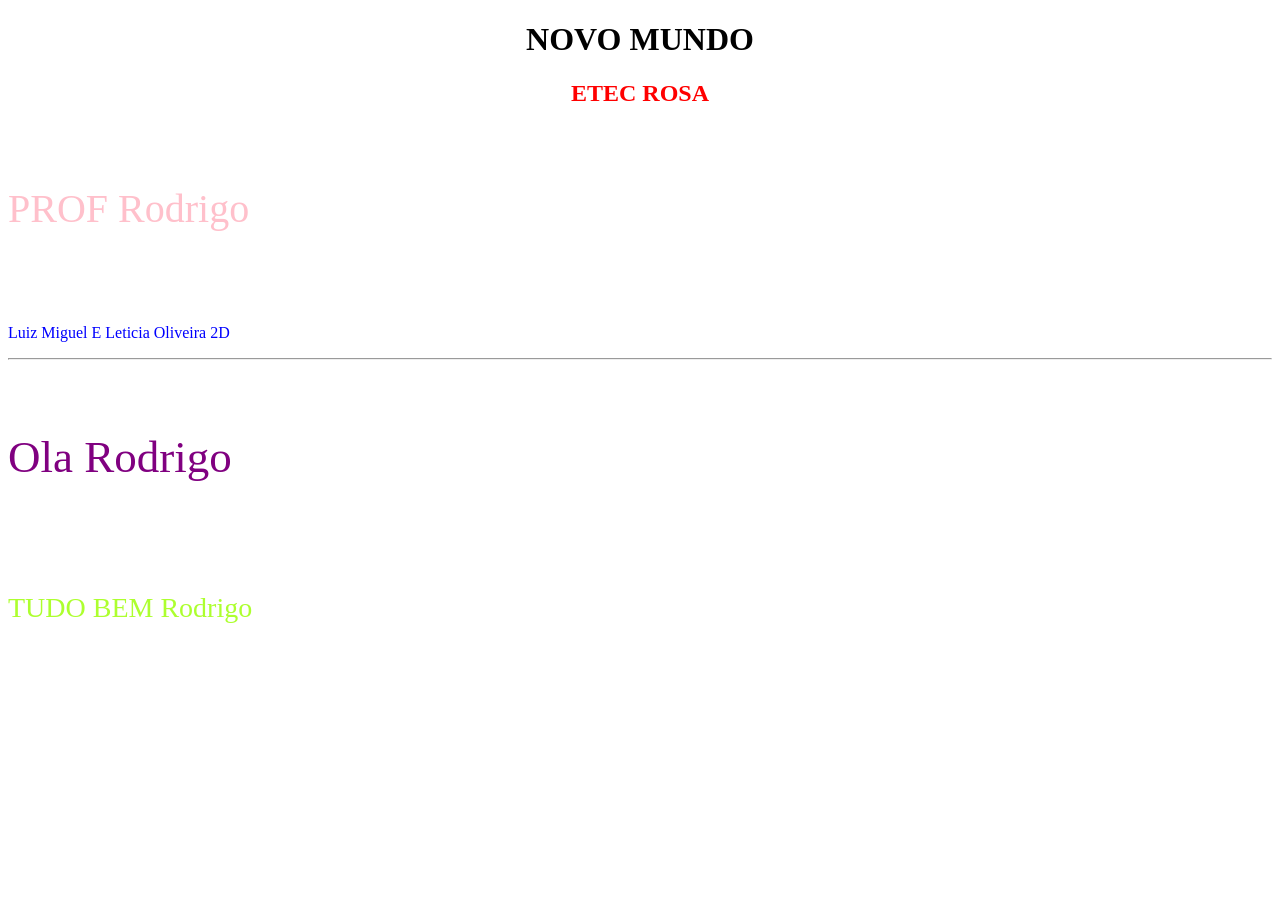
<file: Site2/index.html>
<!DOCTYPE html>
<html lang="pt-br">
<head>
    <meta charset="UTF-8">
    <meta name="viewport" content="width=device-width, initial-scale=1.0">
    <title>Document</title>

    <link rel="stylesheet" href="estilo.css">

<!--estilo de texto-->
    <style>
        .centro{
            text-align: center;
        }

        p{
            color: blue;
            size: 18cm;
        }

        #rodigo{
            color: greenyellow;
            font-size: 28px;
        }
    </style>
</head>
<body>

    <h1 class="centro">NOVO MUNDO</h1>

    <h2>ETEC ROSA</h2>
    <br>

    <p style="color:pink; font-size: 40px;">PROF Rodrigo</p>

    <br><br>
    <p>Luiz Miguel E Leticia Oliveira 2D</p>

    <hr>

    <br>
    <p style="color: purple; font-size: 45px;">Ola Rodrigo</p>
    <br><br>
    <p id="rodigo">TUDO BEM Rodrigo</p>
    <br>
    
</body>
</html>
</file>
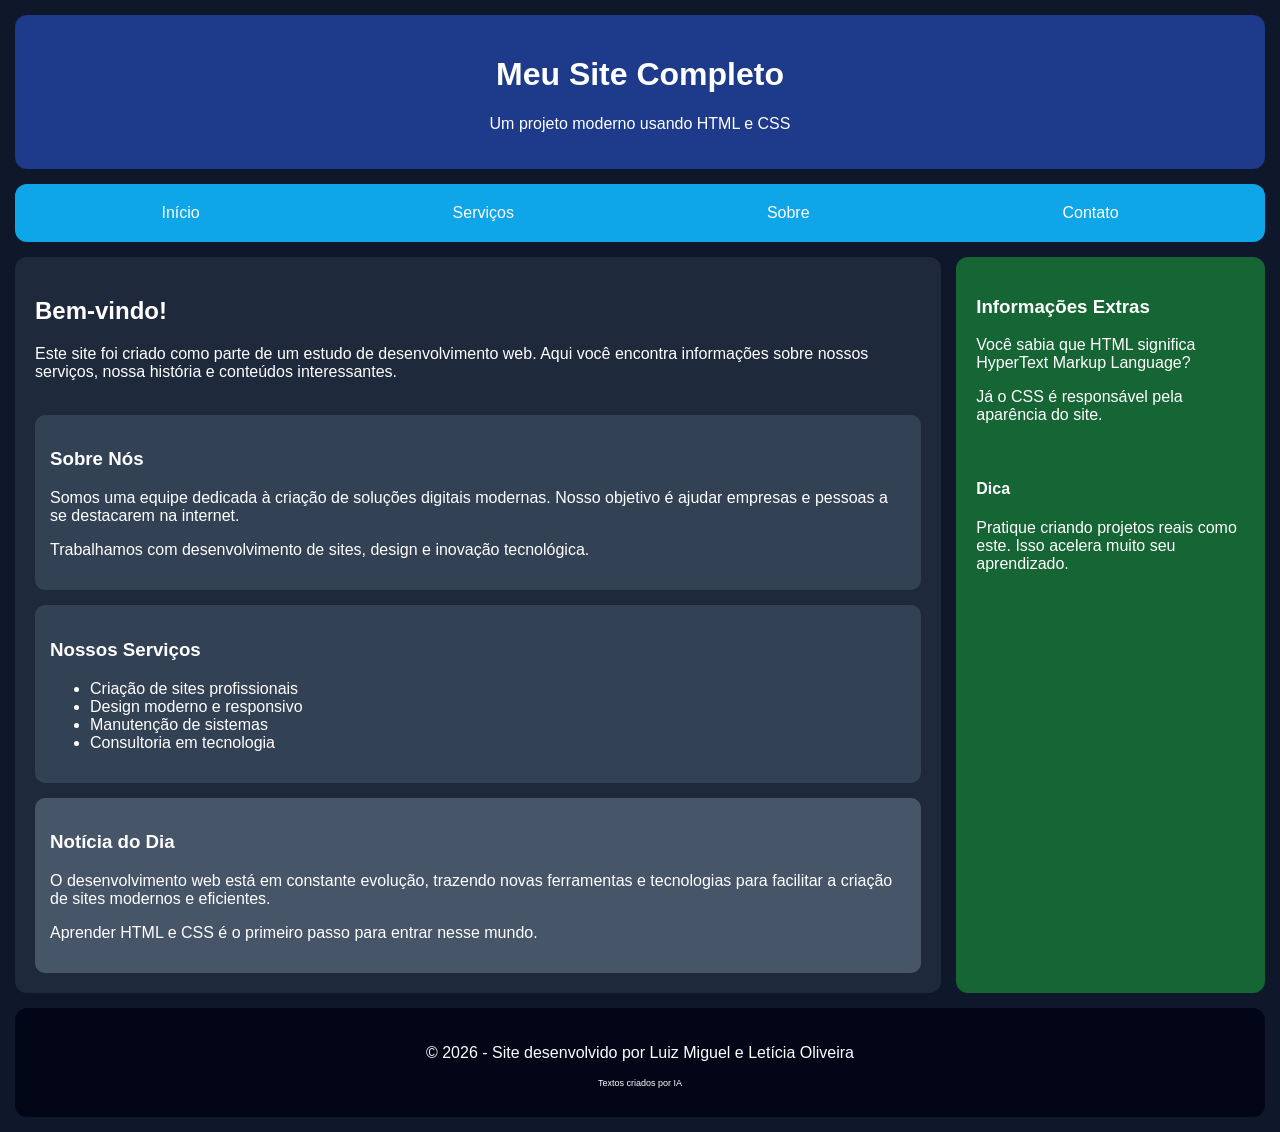
<file: site3/index.html>
<!DOCTYPE html>
<html lang="pt-br">
    <!--Projeto do dia 09/04/2026-->
    <!--Criar Site com o CSS e HTML jundos, contendo algumas semanticas novas do HTML5-->
<head>
    <meta charset="UTF-8">
    <meta name="viewport" content="width=device-width, initial-scale=1.0">
    <title>Site Completo</title>

    <style>

    body {
        margin: 0;
        font-family: Arial;
        background: #0f172a;
        color: white;
    }


    .container {
        display: grid;
        grid-template-areas:
            "header header"
            "nav nav"
            "main aside"
            "footer footer";
        grid-template-columns: 3fr 1fr;
        gap: 15px;
        padding: 15px;
    }


    header, nav, main, aside, footer {
        padding: 20px;
        border-radius: 12px;
    }


    header {
        grid-area: header;
        background: #1e3a8a;
        text-align: center;
    }


    nav {
        grid-area: nav;
        background: #0ea5e9;
        display: flex;
        justify-content: space-around;
    }
    nav a {
        color: white;
        text-decoration: none;
    }

    main {
        grid-area: main;
        background: #1e293b;
    }
    section {
        background: #334155;
        padding: 15px;
        border-radius: 10px;
        margin-bottom: 15px;
    }
    article {
        background: #475569;
        padding: 15px;
        border-radius: 10px;
    }


    aside {
        grid-area: aside;
        background: #166534;
    }

    footer {
        grid-area: footer;
        background: #020617;
        text-align: center;
    }

    </style>
</head>

<body>

    <div class="container">

    <header>
        <h1>Meu Site Completo</h1>
        <p>Um projeto moderno usando HTML e CSS</p>
</header>

    <nav>
        <a href="#">Início</a>
        <a href="#">Serviços</a>
        <a href="#">Sobre</a>
        <a href="#">Contato</a>
</nav>

    <main>
        <h2>Bem-vindo!</h2>
        <p>Este site foi criado como parte de um estudo de desenvolvimento web. Aqui você encontra informações sobre nossos serviços, nossa história e conteúdos interessantes.</p>

        <br>

        <section>
            <h3>Sobre Nós</h3>
            <p>Somos uma equipe dedicada à criação de soluções digitais modernas. Nosso objetivo é ajudar empresas e pessoas a se destacarem na internet.</p>
            <p>Trabalhamos com desenvolvimento de sites, design e inovação tecnológica.</p>
    </section>

        <section>
            <h3>Nossos Serviços</h3>
            <ul>
                <li>Criação de sites profissionais</li>
                <li>Design moderno e responsivo</li>
                <li>Manutenção de sistemas</li>
                <li>Consultoria em tecnologia</li>
            </ul>
    </section>

        <article>
            <h3>Notícia do Dia</h3>
            <p>O desenvolvimento web está em constante evolução, trazendo novas ferramentas e tecnologias para facilitar a criação de sites modernos e eficientes.</p>
            <p>Aprender HTML e CSS é o primeiro passo para entrar nesse mundo.</p>
    </article>
</main>

    <aside>
        <h3>Informações Extras</h3>
        <p>Você sabia que HTML significa HyperText Markup Language?</p>
        <p>Já o CSS é responsável pela aparência do site.</p>

        <br>

        <h4>Dica</h4>
        <p>Pratique criando projetos reais como este. Isso acelera muito seu aprendizado.</p>
</aside>

    <footer>
        <p>© 2026 - Site desenvolvido por Luiz Miguel e Letícia Oliveira</p>
        <p style="font-size: xx-small;">Textos criados por IA</p>
</footer>

</div>

</body>
</html>
</file>
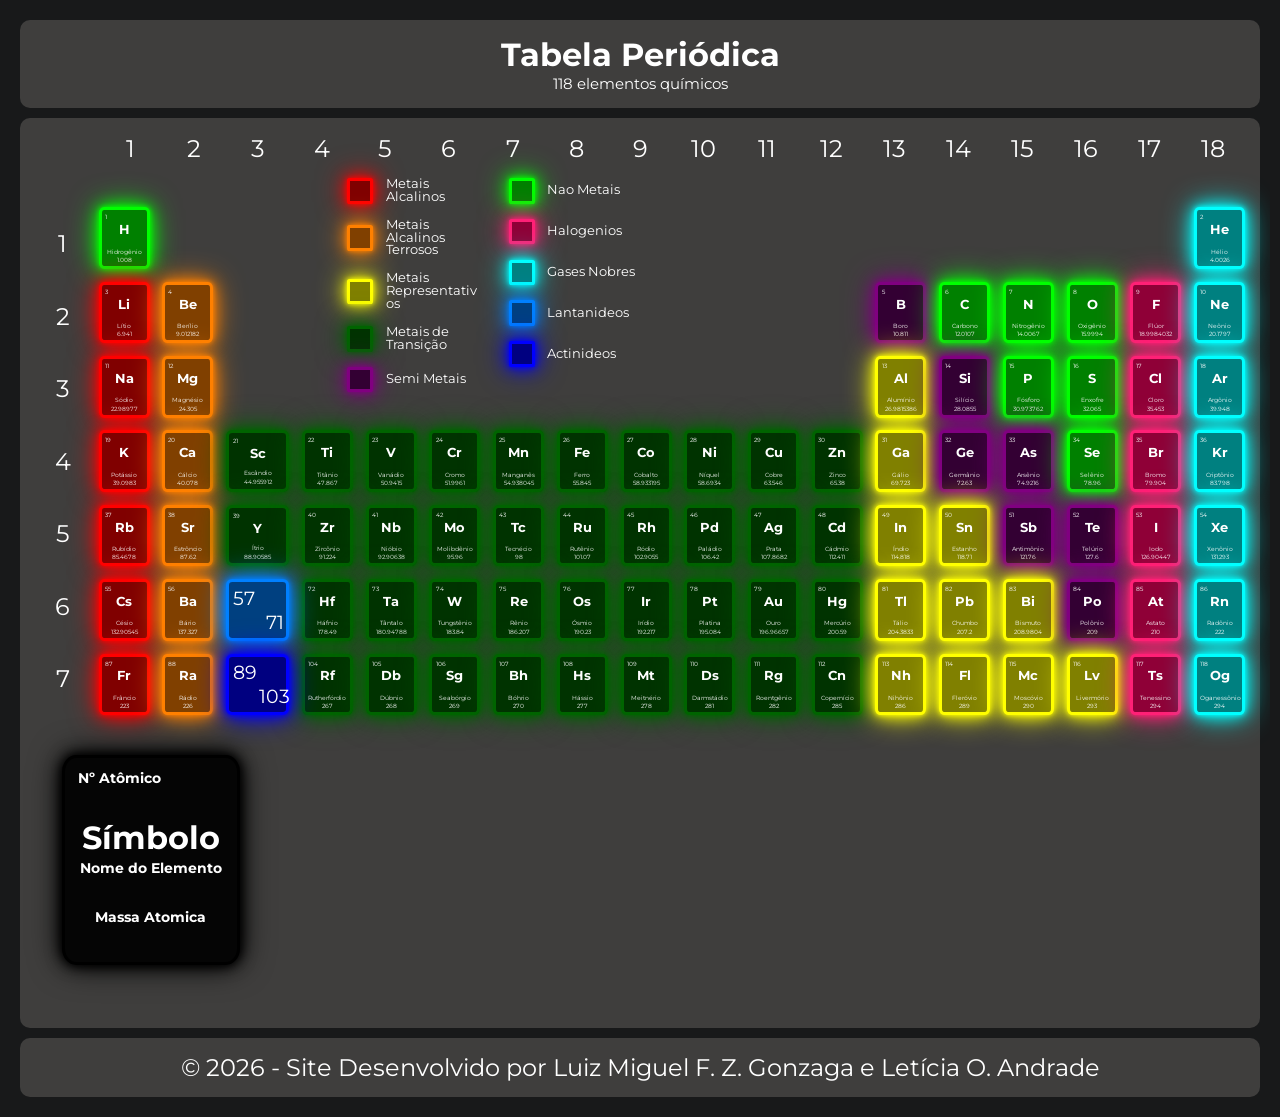
<file: tabela/index.html>
<!DOCTYPE html>
<html lang="pt-br">
<head>
    <meta charset="UTF-8">
    <meta name="viewport" content="width=device-width, initial-scale=1.0">
    <title>Tabela Periodica</title>
    <link rel="stylesheet" href="style.css">
</head>
<body>

    <div class="LL_base">

        <header>
            <h1>Tabela Periódica</h1>
            <p>118 elementos químicos</p>
        </header>

        <main>
            <div class="LL_Area_tabela">

                <div class="LL_Colunas">
                    <span>1</span>
                    <span>2</span>
                    <span>3</span>
                    <span>4</span>
                    <span>5</span>
                    <span>6</span>
                    <span>7</span>
                    <span>8</span>
                    <span>9</span>
                    <span>10</span>
                    <span>11</span>
                    <span>12</span>
                    <span>13</span>
                    <span>14</span>
                    <span>15</span>
                    <span>16</span>
                    <span>17</span>
                    <span>18</span>
                </div>

                <div class="LL_Linhas">
                    <span>1</span>
                    <span>2</span>
                    <span>3</span>
                    <span>4</span>
                    <span>5</span>
                    <span>6</span>
                    <span>7</span>
                </div>

                <div class = "LL_Cor_elementos">
                    <div class="LL_coluna">
                        <div class="LL_itens">
                            <div class="LL_quadrado_legenda LL_Metais_alcalinos" tabindex="0"></div>
                            <p>Metais Alcalinos</p>
                        </div>

                        <div class="LL_itens">
                            <div class="LL_quadrado_legenda LL_Metais_alcalinos_terrosos" tabindex="0"></div>
                            <p>Metais Alcalinos Terrosos</p>
                        </div>

                        <div class="LL_itens">
                            <div class="LL_quadrado_legenda LL_Metais_Representativos" tabindex="0"></div>
                            <p>Metais Representativos</p>
                        </div>

                        <div class="LL_itens">
                            <div class="LL_quadrado_legenda LL_Metais_de_transicao" tabindex="0"></div>
                            <p>Metais de Transição</p>
                        </div>

                        <div class="LL_itens">
                            <div class="LL_quadrado_legenda LL_Semimetais" tabindex="0"></div>
                            <p>Semi Metais</p>
                        </div>

                    </div>

                    <div class="LL_coluna">
                        <div class="LL_itens">
                            <div class="LL_quadrado_legenda LL_Nao_metais" tabindex="0"></div>
                            <p>Nao Metais</p>
                        </div>

                        <div class="LL_itens">
                            <div class="LL_quadrado_legenda LL_Halogenios" tabindex="0"></div>
                            <p>Halogenios</p>
                        </div>

                        <div class="LL_itens">
                            <div class="LL_quadrado_legenda LL_Gases_nobres" tabindex="0"></div>
                            <p>Gases Nobres</p>
                        </div>

                        <div class="LL_itens">
                            <div id="visivel" class="LL_quadrado_legenda LL_Lantanideos" tabindex="0"></div>
                            <p>Lantanideos</p>
                        </div>

                        <div class="LL_itens">
                            <div id="visivel" class="LL_quadrado_legenda LL_Actinideos" tabindex="0"></div>
                            <p>Actinideos</p>
                        </div>

                    </div>
                </div>


                <!-- LINHA 1 --> 
                <div id="H" class="LL_quadrado_tabela LL_Texto_Tabela LL_Nao_metais" tabindex="0">
                    <span class="LL_Num">1</span>
                    <span class="LL_Simbolo">H</span>
                    <span class="LL_Nome">Hidrogênio</span>
                    <span class="LL_Massa">1.008</span>
                </div>

                <div id="He" class="LL_quadrado_tabela LL_Texto_Tabela LL_Gases_nobres" tabindex="0">
                    <span class="LL_Num">2</span>
                    <span class="LL_Simbolo">He</span>
                    <span class="LL_Nome">Hélio</span>
                    <span class="LL_Massa">4.0026</span>               
                </div>


                <!-- LINHA 2 -->
                <div id="Li" class="LL_quadrado_tabela LL_Texto_Tabela LL_Metais_alcalinos" tabindex="0">
                    <span class="LL_Num">3</span>
                    <span class="LL_Simbolo">Li</span>
                    <span class="LL_Nome">Lítio</span>
                    <span class="LL_Massa">6.941</span>
                </div>

                <div id="Be" class="LL_quadrado_tabela LL_Texto_Tabela LL_Metais_alcalinos_terrosos" tabindex="0">
                    <span class="LL_Num">4</span>
                    <span class="LL_Simbolo">Be</span>
                    <span class="LL_Nome">Berílio</span>
                    <span class="LL_Massa">9.012182</span>
                </div>

                <div id="B" class="LL_quadrado_tabela LL_Texto_Tabela LL_Semimetais" tabindex="0">
                    <span class="LL_Num">5</span>
                    <span class="LL_Simbolo">B</span>
                    <span class="LL_Nome">Boro</span>
                    <span class="LL_Massa">10.811</span>
                </div>

                <div id="C" class="LL_quadrado_tabela LL_Texto_Tabela LL_Nao_metais" tabindex="0">
                    <span class="LL_Num">6</span>
                    <span class="LL_Simbolo">C</span>
                    <span class="LL_Nome">Carbono</span>
                    <span class="LL_Massa">12.0107</span>
                </div>

                <div id="N" class="LL_quadrado_tabela LL_Texto_Tabela LL_Nao_metais" tabindex="0">
                    <span class="LL_Num">7</span>
                    <span class="LL_Simbolo">N</span>
                    <span class="LL_Nome">Nitrogênio</span>
                    <span class="LL_Massa">14.0067</span>
                </div>

                <div id="O" class="LL_quadrado_tabela LL_Texto_Tabela LL_Nao_metais" tabindex="0">
                    <span class="LL_Num">8</span>
                    <span class="LL_Simbolo">O</span>
                    <span class="LL_Nome">Oxigênio</span>
                    <span class="LL_Massa">15.9994</span>
                </div>

                <div id="F" class="LL_quadrado_tabela LL_Texto_Tabela LL_Halogenios" tabindex="0">
                    <span class="LL_Num">9</span>
                    <span class="LL_Simbolo">F</span>
                    <span class="LL_Nome">Flúor</span>
                    <span class="LL_Massa">18.9984032</span>
                </div>

                <div id="Ne" class="LL_quadrado_tabela LL_Texto_Tabela LL_Gases_nobres" tabindex="0">
                    <span class="LL_Num">10</span>
                    <span class="LL_Simbolo">Ne</span>
                    <span class="LL_Nome">Neônio</span>
                    <span class="LL_Massa">20.1797</span>
                </div>


                <!-- LINHA 3 -->
                <div id="Na" class="LL_quadrado_tabela LL_Texto_Tabela LL_Metais_alcalinos" tabindex="0">
                    <span class="LL_Num">11</span>
                    <span class="LL_Simbolo">Na</span>
                    <span class="LL_Nome">Sódio</span>
                    <span class="LL_Massa">22.98977</span>
                </div>

                <div id="Mg" class="LL_quadrado_tabela LL_Texto_Tabela LL_Metais_alcalinos_terrosos" tabindex="0">
                    <span class="LL_Num">12</span>
                    <span class="LL_Simbolo">Mg</span>
                    <span class="LL_Nome">Magnésio</span>
                    <span class="LL_Massa">24.305</span>
                </div>

                <div id="Al" class="LL_quadrado_tabela LL_Texto_Tabela LL_Metais_Representativos" tabindex="0">
                    <span class="LL_Num">13</span>
                    <span class="LL_Simbolo">Al</span>
                    <span class="LL_Nome">Alumínio</span>
                    <span class="LL_Massa">26.9815386</span>
                </div>

                <div id="Si" class="LL_quadrado_tabela LL_Texto_Tabela LL_Semimetais" tabindex="0">
                    <span class="LL_Num">14</span>
                    <span class="LL_Simbolo">Si</span>
                    <span class="LL_Nome">Silício</span>
                    <span class="LL_Massa">28.0855</span>
                </div>

                <div id="P" class="LL_quadrado_tabela LL_Texto_Tabela LL_Nao_metais" tabindex="0">
                    <span class="LL_Num">15</span>
                    <span class="LL_Simbolo">P</span>
                    <span class="LL_Nome">Fósforo</span>
                    <span class="LL_Massa">30.973762</span>
                </div>

                <div id="S" class="LL_quadrado_tabela LL_Texto_Tabela LL_Nao_metais" tabindex="0">
                    <span class="LL_Num">16</span>
                    <span class="LL_Simbolo">S</span>
                    <span class="LL_Nome">Enxofre</span>
                    <span class="LL_Massa">32.065</span>
                </div>

                <div id="Cl" class="LL_quadrado_tabela LL_Texto_Tabela LL_Halogenios" tabindex="0">
                    <span class="LL_Num">17</span>
                    <span class="LL_Simbolo">Cl</span>
                    <span class="LL_Nome">Cloro</span>
                    <span class="LL_Massa">35.453</span>
                </div>

                <div id="Ar" class="LL_quadrado_tabela LL_Texto_Tabela LL_Gases_nobres" tabindex="0">
                    <span class="LL_Num">18</span>
                    <span class="LL_Simbolo">Ar</span>
                    <span class="LL_Nome">Argônio</span>
                    <span class="LL_Massa">39.948</span>
                </div>



                <!-- LINHA 4 -->
                <div id="K" class="LL_quadrado_tabela LL_Texto_Tabela LL_Metais_alcalinos" tabindex="0">
                    <span class="LL_Num">19</span>
                    <span class="LL_Simbolo">K</span>
                    <span class="LL_Nome">Potássio</span>
                    <span class="LL_Massa">39.0983</span>
                </div>

                <div id="Ca" class="LL_quadrado_tabela LL_Texto_Tabela LL_Metais_alcalinos_terrosos" tabindex="0">
                    <span class="LL_Num">20</span>
                    <span class="LL_Simbolo">Ca</span>
                    <span class="LL_Nome">Cálcio</span>
                    <span class="LL_Massa">40.078</span>
                </div>

                <div id="Sc" class="LL_quadrado_tabela LL_Texto_Tabela LL_Metais_de_transicao" tabindex="0">
                    <span class="LL_Num">21</span>
                    <span class="LL_Simbolo">Sc</span>
                    <span class="LL_Nome">Escândio</span>
                    <span class="LL_Massa">44.955912</span>
                </div>

                <div id="Ti" class="LL_quadrado_tabela LL_Texto_Tabela LL_Metais_de_transicao" tabindex="0">
                    <span class="LL_Num">22</span>
                    <span class="LL_Simbolo">Ti</span>
                    <span class="LL_Nome">Titânio</span>
                    <span class="LL_Massa">47.867</span>
                </div>

                <div id="V" class="LL_quadrado_tabela LL_Texto_Tabela LL_Metais_de_transicao" tabindex="0">
                    <span class="LL_Num">23</span>
                    <span class="LL_Simbolo">V</span>
                    <span class="LL_Nome">Vanádio</span>
                    <span class="LL_Massa">50.9415</span>
                </div>

                <div id="Cr" class="LL_quadrado_tabela LL_Texto_Tabela LL_Metais_de_transicao" tabindex="0">
                    <span class="LL_Num">24</span>
                    <span class="LL_Simbolo">Cr</span>
                    <span class="LL_Nome">Cromo</span>
                    <span class="LL_Massa">51.9961</span>
                </div>

                <div id="Mn" class="LL_quadrado_tabela LL_Texto_Tabela LL_Metais_de_transicao" tabindex="0">
                    <span class="LL_Num">25</span>
                    <span class="LL_Simbolo">Mn</span>
                    <span class="LL_Nome">Manganês</span>
                    <span class="LL_Massa">54.938045</span>
                </div>

                <div id="Fe" class="LL_quadrado_tabela LL_Texto_Tabela LL_Metais_de_transicao" tabindex="0">
                    <span class="LL_Num">26</span>
                    <span class="LL_Simbolo">Fe</span>
                    <span class="LL_Nome">Ferro</span>
                    <span class="LL_Massa">55.845</span>
                </div>

                <div id="Co" class="LL_quadrado_tabela LL_Texto_Tabela LL_Metais_de_transicao" tabindex="0">
                    <span class="LL_Num">27</span>
                    <span class="LL_Simbolo">Co</span>
                    <span class="LL_Nome">Cobalto</span>
                    <span class="LL_Massa">58.933195</span>
                </div>

                <div id="Ni" class="LL_quadrado_tabela LL_Texto_Tabela LL_Metais_de_transicao" tabindex="0">
                    <span class="LL_Num">28</span>
                    <span class="LL_Simbolo">Ni</span>
                    <span class="LL_Nome">Níquel</span>
                    <span class="LL_Massa">58.6934</span>
                </div>

                <div id="Cu" class="LL_quadrado_tabela LL_Texto_Tabela LL_Metais_de_transicao" tabindex="0">
                    <span class="LL_Num">29</span>
                    <span class="LL_Simbolo">Cu</span>
                    <span class="LL_Nome">Cobre</span>
                    <span class="LL_Massa">63.546</span>
                </div>

                <div id="Zn" class="LL_quadrado_tabela LL_Texto_Tabela LL_Metais_de_transicao" tabindex="0">
                    <span class="LL_Num">30</span>
                    <span class="LL_Simbolo">Zn</span>
                    <span class="LL_Nome">Zinco</span>
                    <span class="LL_Massa">65.38</span>
                </div>

                <div id="Ga" class="LL_quadrado_tabela LL_Texto_Tabela LL_Metais_Representativos" tabindex="0">
                    <span class="LL_Num">31</span>
                    <span class="LL_Simbolo">Ga</span>
                    <span class="LL_Nome">Gálio</span>
                    <span class="LL_Massa">69.723</span>
                </div>

                <div id="Ge" class="LL_quadrado_tabela LL_Texto_Tabela LL_Semimetais" tabindex="0">
                    <span class="LL_Num">32</span>
                    <span class="LL_Simbolo">Ge</span>
                    <span class="LL_Nome">Germânio</span>
                    <span class="LL_Massa">72.63</span>
                </div>

                <div id="As" class="LL_quadrado_tabela LL_Texto_Tabela LL_Semimetais" tabindex="0">
                    <span class="LL_Num">33</span>
                    <span class="LL_Simbolo">As</span>
                    <span class="LL_Nome">Arsênio</span>
                    <span class="LL_Massa">74.9216</span>
                </div>

                <div id="Se" class="LL_quadrado_tabela LL_Texto_Tabela LL_Nao_metais" tabindex="0">
                    <span class="LL_Num">34</span>
                    <span class="LL_Simbolo">Se</span>
                    <span class="LL_Nome">Selênio</span>
                    <span class="LL_Massa">78.96</span>
                </div>

                <div id="Br" class="LL_quadrado_tabela LL_Texto_Tabela LL_Halogenios" tabindex="0">
                    <span class="LL_Num">35</span>
                    <span class="LL_Simbolo">Br</span>
                    <span class="LL_Nome">Bromo</span>
                    <span class="LL_Massa">79.904</span>
                </div>

                <div id="Kr" class="LL_quadrado_tabela LL_Texto_Tabela LL_Gases_nobres" tabindex="0">
                    <span class="LL_Num">36</span>
                    <span class="LL_Simbolo">Kr</span>
                    <span class="LL_Nome">Criptônio</span>
                    <span class="LL_Massa">83.798</span>
                </div>



                <!-- LINHA 5 -->
                <div id="Rb" class="LL_quadrado_tabela LL_Texto_Tabela LL_Metais_alcalinos" tabindex="0">
                    <span class="LL_Num">37</span>
                    <span class="LL_Simbolo">Rb</span>
                    <span class="LL_Nome">Rubídio</span>
                    <span class="LL_Massa">85.4678</span>
                </div>

                <div id="Sr" class="LL_quadrado_tabela LL_Texto_Tabela LL_Metais_alcalinos_terrosos" tabindex="0">
                    <span class="LL_Num">38</span>
                    <span class="LL_Simbolo">Sr</span>
                    <span class="LL_Nome">Estrôncio</span>
                    <span class="LL_Massa">87.62</span>
                </div>

                <div id="Y" class="LL_quadrado_tabela LL_Texto_Tabela LL_Metais_de_transicao" tabindex="0">
                    <span class="LL_Num">39</span>
                    <span class="LL_Simbolo">Y</span>
                    <span class="LL_Nome">Ítrio</span>
                    <span class="LL_Massa">88.90585</span>
                </div>

                <div id="Zr" class="LL_quadrado_tabela LL_Texto_Tabela LL_Metais_de_transicao" tabindex="0">
                    <span class="LL_Num">40</span>
                    <span class="LL_Simbolo">Zr</span>
                    <span class="LL_Nome">Zircônio</span>
                    <span class="LL_Massa">91.224</span>
                </div>

                <div id="Nb" class="LL_quadrado_tabela LL_Texto_Tabela LL_Metais_de_transicao" tabindex="0">
                    <span class="LL_Num">41</span>
                    <span class="LL_Simbolo">Nb</span>
                    <span class="LL_Nome">Nióbio</span>
                    <span class="LL_Massa">92.90638</span>
                </div>

                <div id="Mo" class="LL_quadrado_tabela LL_Texto_Tabela LL_Metais_de_transicao" tabindex="0">
                    <span class="LL_Num">42</span>
                    <span class="LL_Simbolo">Mo</span>
                    <span class="LL_Nome">Molibdênio</span>
                    <span class="LL_Massa">95.96</span>
                </div>

                <div id="Tc" class="LL_quadrado_tabela LL_Texto_Tabela LL_Metais_de_transicao" tabindex="0">
                    <span class="LL_Num">43</span>
                    <span class="LL_Simbolo">Tc</span>
                    <span class="LL_Nome">Tecnécio</span>
                    <span class="LL_Massa">98</span>
                </div>

                <div id="Ru" class="LL_quadrado_tabela LL_Texto_Tabela LL_Metais_de_transicao" tabindex="0">
                    <span class="LL_Num">44</span>
                    <span class="LL_Simbolo">Ru</span>
                    <span class="LL_Nome">Rutênio</span>
                    <span class="LL_Massa">101.07</span>
                </div>

                <div id="Rh" class="LL_quadrado_tabela LL_Texto_Tabela LL_Metais_de_transicao" tabindex="0">
                    <span class="LL_Num">45</span>
                    <span class="LL_Simbolo">Rh</span>
                    <span class="LL_Nome">Ródio</span>
                    <span class="LL_Massa">102.9055</span>
                </div>

                <div id="Pd" class="LL_quadrado_tabela LL_Texto_Tabela LL_Metais_de_transicao" tabindex="0">
                    <span class="LL_Num">46</span>
                    <span class="LL_Simbolo">Pd</span>
                    <span class="LL_Nome">Paládio</span>
                    <span class="LL_Massa">106.42</span>
                </div>

                <div id="Ag" class="LL_quadrado_tabela LL_Texto_Tabela LL_Metais_de_transicao" tabindex="0">
                    <span class="LL_Num">47</span>
                    <span class="LL_Simbolo">Ag</span>
                    <span class="LL_Nome">Prata</span>
                    <span class="LL_Massa">107.8682</span>
                </div>

                <div id="Cd" class="LL_quadrado_tabela LL_Texto_Tabela LL_Metais_de_transicao" tabindex="0">
                    <span class="LL_Num">48</span>
                    <span class="LL_Simbolo">Cd</span>
                    <span class="LL_Nome">Cádmio</span>
                    <span class="LL_Massa">112.411</span>
                </div>

                <div id="In" class="LL_quadrado_tabela LL_Texto_Tabela LL_Metais_Representativos" tabindex="0">
                    <span class="LL_Num">49</span>
                    <span class="LL_Simbolo">In</span>
                    <span class="LL_Nome">Índio</span>
                    <span class="LL_Massa">114.818</span>
                </div>

                <div id="Sn" class="LL_quadrado_tabela LL_Texto_Tabela LL_Metais_Representativos" tabindex="0">
                    <span class="LL_Num">50</span>
                    <span class="LL_Simbolo">Sn</span>
                    <span class="LL_Nome">Estanho</span>
                    <span class="LL_Massa">118.71</span>
                </div>

                <div id="Sb" class="LL_quadrado_tabela LL_Texto_Tabela LL_Semimetais" tabindex="0">
                    <span class="LL_Num">51</span>
                    <span class="LL_Simbolo">Sb</span>
                    <span class="LL_Nome">Antimônio</span>
                    <span class="LL_Massa">121.76</span>
                </div>

                <div id="Te" class="LL_quadrado_tabela LL_Texto_Tabela LL_Semimetais" tabindex="0">
                    <span class="LL_Num">52</span>
                    <span class="LL_Simbolo">Te</span>
                    <span class="LL_Nome">Telúrio</span>
                    <span class="LL_Massa">127.6</span>
                </div>

                <div id="I" class="LL_quadrado_tabela LL_Texto_Tabela LL_Halogenios" tabindex="0">
                    <span class="LL_Num">53</span>
                    <span class="LL_Simbolo">I</span>
                    <span class="LL_Nome">Iodo</span>
                    <span class="LL_Massa">126.90447</span>
                </div>

                <div id="Xe" class="LL_quadrado_tabela LL_Texto_Tabela LL_Gases_nobres" tabindex="0">
                    <span class="LL_Num">54</span>
                    <span class="LL_Simbolo">Xe</span>
                    <span class="LL_Nome">Xenônio</span>
                    <span class="LL_Massa">131.293</span>
                </div>

    

                <!-- LINHA 6 -->
                <div id="Cs" class="LL_quadrado_tabela LL_Texto_Tabela LL_Metais_alcalinos" tabindex="0">
                    <span class="LL_Num">55</span>
                    <span class="LL_Simbolo">Cs</span>
                    <span class="LL_Nome">Césio</span>
                    <span class="LL_Massa">132.90545</span>
                </div>

                <div id="Ba" class="LL_quadrado_tabela LL_Texto_Tabela LL_Metais_alcalinos_terrosos" tabindex="0">
                    <span class="LL_Num">56</span>
                    <span class="LL_Simbolo">Ba</span>
                    <span class="LL_Nome">Bário</span>
                    <span class="LL_Massa">137.327</span>
                </div>

                <div id="La" class="LL_quadrado_tabela LL_Texto_Tabela LL_Lantanideos" tabindex="0">
                    <span class="LL_Num">57</span>
                    <span class="LL_Simbolo">La</span>
                    <span class="LL_Nome">Lantânio</span>
                    <span class="LL_Massa">138.90547</span>
                </div>

                <div id="Hf" class="LL_quadrado_tabela LL_Texto_Tabela LL_Metais_de_transicao" tabindex="0">
                    <span class="LL_Num">72</span>
                    <span class="LL_Simbolo">Hf</span>
                    <span class="LL_Nome">Háfnio</span>
                    <span class="LL_Massa">178.49</span>
                </div>

                <div id="Ta" class="LL_quadrado_tabela LL_Texto_Tabela LL_Metais_de_transicao" tabindex="0">
                    <span class="LL_Num">73</span>
                    <span class="LL_Simbolo">Ta</span>
                    <span class="LL_Nome">Tântalo</span>
                    <span class="LL_Massa">180.94788</span>
                </div>

                <div id="W" class="LL_quadrado_tabela LL_Texto_Tabela LL_Metais_de_transicao" tabindex="0">
                    <span class="LL_Num">74</span>
                    <span class="LL_Simbolo">W</span>
                    <span class="LL_Nome">Tungstênio</span>
                    <span class="LL_Massa">183.84</span>
                </div>

                <div id="Re" class="LL_quadrado_tabela LL_Texto_Tabela LL_Metais_de_transicao" tabindex="0">
                    <span class="LL_Num">75</span>
                    <span class="LL_Simbolo">Re</span>
                    <span class="LL_Nome">Rênio</span>
                    <span class="LL_Massa">186.207</span>
                </div>

                <div id="Os" class="LL_quadrado_tabela LL_Texto_Tabela LL_Metais_de_transicao" tabindex="0">
                    <span class="LL_Num">76</span>
                    <span class="LL_Simbolo">Os</span>
                    <span class="LL_Nome">Ósmio</span>
                    <span class="LL_Massa">190.23</span>
                </div>

                <div id="Ir" class="LL_quadrado_tabela LL_Texto_Tabela LL_Metais_de_transicao" tabindex="0">
                    <span class="LL_Num">77</span>
                    <span class="LL_Simbolo">Ir</span>
                    <span class="LL_Nome">Irídio</span>
                    <span class="LL_Massa">192.217</span>
                </div>

                <div id="Pt" class="LL_quadrado_tabela LL_Texto_Tabela LL_Metais_de_transicao" tabindex="0">
                    <span class="LL_Num">78</span>
                    <span class="LL_Simbolo">Pt</span>
                    <span class="LL_Nome">Platina</span>
                    <span class="LL_Massa">195.084</span>
                </div>

                <div id="Au" class="LL_quadrado_tabela LL_Texto_Tabela LL_Metais_de_transicao" tabindex="0">
                    <span class="LL_Num">79</span>
                    <span class="LL_Simbolo">Au</span>
                    <span class="LL_Nome">Ouro</span>
                    <span class="LL_Massa">196.96657</span>
                </div>

                <div id="Hg" class="LL_quadrado_tabela LL_Texto_Tabela LL_Metais_de_transicao" tabindex="0">
                    <span class="LL_Num">80</span>
                    <span class="LL_Simbolo">Hg</span>
                    <span class="LL_Nome">Mercúrio</span>
                    <span class="LL_Massa">200.59</span>
                </div>

                <div id="Tl" class="LL_quadrado_tabela LL_Texto_Tabela LL_Metais_Representativos" tabindex="0">
                    <span class="LL_Num">81</span>
                    <span class="LL_Simbolo">Tl</span>
                    <span class="LL_Nome">Tálio</span>
                    <span class="LL_Massa">204.3833</span>
                </div>

                <div id="Pb" class="LL_quadrado_tabela LL_Texto_Tabela LL_Metais_Representativos" tabindex="0">
                    <span class="LL_Num">82</span>
                    <span class="LL_Simbolo">Pb</span>
                    <span class="LL_Nome">Chumbo</span>
                    <span class="LL_Massa">207.2</span>
                </div>

                <div id="Bi" class="LL_quadrado_tabela LL_Texto_Tabela LL_Metais_Representativos" tabindex="0">
                    <span class="LL_Num">83</span>
                    <span class="LL_Simbolo">Bi</span>
                    <span class="LL_Nome">Bismuto</span>
                    <span class="LL_Massa">208.9804</span>
                </div>

                <div id="Po" class="LL_quadrado_tabela LL_Texto_Tabela LL_Semimetais" tabindex="0">
                    <span class="LL_Num">84</span>
                    <span class="LL_Simbolo">Po</span>
                    <span class="LL_Nome">Polônio</span>
                    <span class="LL_Massa">209</span>
                </div>

                <div id="At" class="LL_quadrado_tabela LL_Texto_Tabela LL_Halogenios" tabindex="0">
                    <span class="LL_Num">85</span>
                    <span class="LL_Simbolo">At</span>
                    <span class="LL_Nome">Astato</span>
                    <span class="LL_Massa">210</span>
                </div>

                <div id="Rn" class="LL_quadrado_tabela LL_Texto_Tabela LL_Gases_nobres" tabindex="0">
                    <span class="LL_Num">86</span>
                    <span class="LL_Simbolo">Rn</span>
                    <span class="LL_Nome">Radônio</span>
                    <span class="LL_Massa">222</span>
                </div>



                <!-- LINHA 7 -->
                <div id="Fr" class="LL_quadrado_tabela LL_Texto_Tabela LL_Metais_alcalinos" tabindex="0">
                    <span class="LL_Num">87</span>
                    <span class="LL_Simbolo">Fr</span>
                    <span class="LL_Nome">Frâncio</span>
                    <span class="LL_Massa">223</span>
                </div>

                <div id="Ra" class="LL_quadrado_tabela LL_Texto_Tabela LL_Metais_alcalinos_terrosos" tabindex="0">
                    <span class="LL_Num">88</span>
                    <span class="LL_Simbolo">Ra</span>
                    <span class="LL_Nome">Rádio</span>
                    <span class="LL_Massa">226</span>
                </div>

                <div id="Ac" class="LL_quadrado_tabela LL_Texto_Tabela LL_Actinideos" tabindex="0">
                    <span class="LL_Num">89</span>
                    <span class="LL_Simbolo">Ac</span>
                    <span class="LL_Nome">Actínio</span>
                    <span class="LL_Massa">227</span>
                </div>

                <div id="Rf" class="LL_quadrado_tabela LL_Texto_Tabela LL_Metais_de_transicao" tabindex="0">
                    <span class="LL_Num">104</span>
                    <span class="LL_Simbolo">Rf</span>
                    <span class="LL_Nome">Rutherfórdio</span>
                    <span class="LL_Massa">267</span>
                </div>

                <div id="Db" class="LL_quadrado_tabela LL_Texto_Tabela LL_Metais_de_transicao" tabindex="0">
                    <span class="LL_Num">105</span>
                    <span class="LL_Simbolo">Db</span>
                    <span class="LL_Nome">Dúbnio</span>
                    <span class="LL_Massa">268</span>
                </div>

                <div id="Sg" class="LL_quadrado_tabela LL_Texto_Tabela LL_Metais_de_transicao" tabindex="0">
                    <span class="LL_Num">106</span>
                    <span class="LL_Simbolo">Sg</span>
                    <span class="LL_Nome">Seabórgio</span>
                    <span class="LL_Massa">269</span>
                </div>

                <div id="Bh" class="LL_quadrado_tabela LL_Texto_Tabela LL_Metais_de_transicao" tabindex="0">
                    <span class="LL_Num">107</span>
                    <span class="LL_Simbolo">Bh</span>
                    <span class="LL_Nome">Bóhrio</span>
                    <span class="LL_Massa">270</span>
                </div>

                <div id="Hs" class="LL_quadrado_tabela LL_Texto_Tabela LL_Metais_de_transicao" tabindex="0">
                    <span class="LL_Num">108</span>
                    <span class="LL_Simbolo">Hs</span>
                    <span class="LL_Nome">Hássio</span>
                    <span class="LL_Massa">277</span>
                </div>

                <div id="Mt" class="LL_quadrado_tabela LL_Texto_Tabela LL_Metais_de_transicao" tabindex="0">
                    <span class="LL_Num">109</span>
                    <span class="LL_Simbolo">Mt</span>
                    <span class="LL_Nome">Meitnério</span>
                    <span class="LL_Massa">278</span>
                </div>

                <div id="Ds" class="LL_quadrado_tabela LL_Texto_Tabela LL_Metais_de_transicao" tabindex="0">
                    <span class="LL_Num">110</span>
                    <span class="LL_Simbolo">Ds</span>
                    <span class="LL_Nome">Darmstádio</span>
                    <span class="LL_Massa">281</span>
                </div>

                <div id="Rg" class="LL_quadrado_tabela LL_Texto_Tabela LL_Metais_de_transicao" tabindex="0">
                    <span class="LL_Num">111</span>
                    <span class="LL_Simbolo">Rg</span>
                    <span class="LL_Nome">Roentgênio</span>
                    <span class="LL_Massa">282</span>
                </div>

                <div id="Cn" class="LL_quadrado_tabela LL_Texto_Tabela LL_Metais_de_transicao" tabindex="0">
                    <span class="LL_Num">112</span>
                    <span class="LL_Simbolo">Cn</span>
                    <span class="LL_Nome">Copernício</span>
                    <span class="LL_Massa">285</span>
                </div>

                <div id="Nh" class="LL_quadrado_tabela LL_Texto_Tabela LL_Metais_Representativos" tabindex="0">
                    <span class="LL_Num">113</span>
                    <span class="LL_Simbolo">Nh</span>
                    <span class="LL_Nome">Nihônio</span>
                    <span class="LL_Massa">286</span>
                </div>

                <div id="Fl" class="LL_quadrado_tabela LL_Texto_Tabela LL_Metais_Representativos" tabindex="0">
                    <span class="LL_Num">114</span>
                    <span class="LL_Simbolo">Fl</span>
                    <span class="LL_Nome">Fleróvio</span>
                    <span class="LL_Massa">289</span>
                </div>

                <div id="Mc" class="LL_quadrado_tabela LL_Texto_Tabela LL_Metais_Representativos" tabindex="0">
                    <span class="LL_Num">115</span>
                    <span class="LL_Simbolo">Mc</span>
                    <span class="LL_Nome">Moscóvio</span>
                    <span class="LL_Massa">290</span>
                </div>

                <div id="Lv" class="LL_quadrado_tabela LL_Texto_Tabela LL_Metais_Representativos" tabindex="0">
                    <span class="LL_Num">116</span>
                    <span class="LL_Simbolo">Lv</span>
                    <span class="LL_Nome">Livermório</span>
                    <span class="LL_Massa">293</span>
                </div>

                <div id="Ts" class="LL_quadrado_tabela LL_Texto_Tabela LL_Halogenios" tabindex="0">
                    <span class="LL_Num">117</span>
                    <span class="LL_Simbolo">Ts</span>
                    <span class="LL_Nome">Tenessino</span>
                    <span class="LL_Massa">294</span>
                </div>

                <div id="Og" class="LL_quadrado_tabela LL_Texto_Tabela LL_Gases_nobres" tabindex="0">
                    <span class="LL_Num">118</span>
                    <span class="LL_Simbolo">Og</span>
                    <span class="LL_Nome">Oganessônio</span>
                    <span class="LL_Massa">294</span>
                </div>



                <!--PLACEHOLDERS-->
                <div id="La_space" class="LL_quadrado_tabela LL_Texto_Tabela LL_Lantanideos" tabindex="0">
                    <span>57</span>
                    <span style="margin-left: 3.7dvb; margin-top: auto;">71</span> 
                </div>

                <div id="Ac_space" class="LL_quadrado_tabela LL_Texto_Tabela LL_Actinideos" tabindex="0">
                    <span>89</span>
                    <span style="margin-left: 2.9dvb; margin-top: auto;">103</span>
                </div>



                <!-- LANTANÍDEOS -->
                <div id="Ce" class="LL_quadrado_tabela LL_Texto_Tabela LL_Lantanideos" tabindex="0">
                    <span class="LL_Num">58</span>
                    <span class="LL_Simbolo">Ce</span>
                    <span class="LL_Nome">Cério</span>
                    <span class="LL_Massa">140.116</span>
                </div>

                <div id="Pr" class="LL_quadrado_tabela LL_Texto_Tabela LL_Lantanideos" tabindex="0">
                    <span class="LL_Num">59</span>
                    <span class="LL_Simbolo">Pr</span>
                    <span class="LL_Nome">Praseodímio</span>
                    <span class="LL_Massa">140.90766</span>
                </div>

                <div id="Nd" class="LL_quadrado_tabela LL_Texto_Tabela LL_Lantanideos" tabindex="0">
                    <span class="LL_Num">60</span>
                    <span class="LL_Simbolo">Nd</span>
                    <span class="LL_Nome">Neodímio</span>
                    <span class="LL_Massa">144.242</span>
                </div>

                <div id="Pm" class="LL_quadrado_tabela LL_Texto_Tabela LL_Lantanideos" tabindex="0">
                    <span class="LL_Num">61</span>
                    <span class="LL_Simbolo">Pm</span>
                    <span class="LL_Nome">Promécio</span>
                    <span class="LL_Massa">145</span>
                </div>

                <div id="Sm" class="LL_quadrado_tabela LL_Texto_Tabela LL_Lantanideos" tabindex="0">
                    <span class="LL_Num">62</span>
                    <span class="LL_Simbolo">Sm</span>
                    <span class="LL_Nome">Samário</span>
                    <span class="LL_Massa">150.36</span>
                </div>

                <div id="Eu" class="LL_quadrado_tabela LL_Texto_Tabela LL_Lantanideos" tabindex="0">
                    <span class="LL_Num">63</span>
                    <span class="LL_Simbolo">Eu</span>
                    <span class="LL_Nome">Európio</span>
                    <span class="LL_Massa">151.964</span>
                </div>

                <div id="Gd" class="LL_quadrado_tabela LL_Texto_Tabela LL_Lantanideos" tabindex="0">
                    <span class="LL_Num">64</span>
                    <span class="LL_Simbolo">Gd</span>
                    <span class="LL_Nome">Gadolínio</span>
                    <span class="LL_Massa">157.25</span>
                </div>

                <div id="Tb" class="LL_quadrado_tabela LL_Texto_Tabela LL_Lantanideos" tabindex="0">
                    <span class="LL_Num">65</span>
                    <span class="LL_Simbolo">Tb</span>
                    <span class="LL_Nome">Térbio</span>
                    <span class="LL_Massa">158.92535</span>
                </div>

                <div id="Dy" class="LL_quadrado_tabela LL_Texto_Tabela LL_Lantanideos" tabindex="0">
                    <span class="LL_Num">66</span>
                    <span class="LL_Simbolo">Dy</span>
                    <span class="LL_Nome">Disprósio</span>
                    <span class="LL_Massa">162.500</span>
                </div>

                <div id="Ho" class="LL_quadrado_tabela LL_Texto_Tabela LL_Lantanideos" tabindex="0">
                    <span class="LL_Num">67</span>
                    <span class="LL_Simbolo">Ho</span>
                    <span class="LL_Nome">Hólmio</span>
                    <span class="LL_Massa">164.93033</span>
                </div>

                <div id="Er" class="LL_quadrado_tabela LL_Texto_Tabela LL_Lantanideos" tabindex="0">
                    <span class="LL_Num">68</span>
                    <span class="LL_Simbolo">Er</span>
                    <span class="LL_Nome">Érbio</span>
                    <span class="LL_Massa">167.259</span>
                </div>

                <div id="Tm" class="LL_quadrado_tabela LL_Texto_Tabela LL_Lantanideos" tabindex="0">
                    <span class="LL_Num">69</span>
                    <span class="LL_Simbolo">Tm</span>
                    <span class="LL_Nome">Túlio</span>
                    <span class="LL_Massa">168.93422</span>
                </div>

                <div id="Yb" class="LL_quadrado_tabela LL_Texto_Tabela LL_Lantanideos" tabindex="0">
                    <span class="LL_Num">70</span>
                    <span class="LL_Simbolo">Yb</span>
                    <span class="LL_Nome">Itérbio</span>
                    <span class="LL_Massa">173.045</span>
                </div>

                <div id="Lu" class="LL_quadrado_tabela LL_Texto_Tabela LL_Lantanideos" tabindex="0">
                    <span class="LL_Num">71</span>
                    <span class="LL_Simbolo">Lu</span>
                    <span class="LL_Nome">Lutécio</span>
                    <span class="LL_Massa">174.9668</span>
                </div>


                <!-- ACTINÍDEOS -->
                <div id="Th" class="LL_quadrado_tabela LL_Texto_Tabela LL_Actinideos" tabindex="0">
                    <span class="LL_Num">90</span>
                    <span class="LL_Simbolo">Th</span>
                    <span class="LL_Nome">Tório</span>
                    <span class="LL_Massa">232.03806</span>
                </div>

                <div id="Pa" class="LL_quadrado_tabela LL_Texto_Tabela LL_Actinideos" tabindex="0">
                    <span class="LL_Num">91</span>
                    <span class="LL_Simbolo">Pa</span>
                    <span class="LL_Nome">Protactínio</span>
                    <span class="LL_Massa">231.03588</span>
                </div>

                <div id="U" class="LL_quadrado_tabela LL_Texto_Tabela LL_Actinideos" tabindex="0">
                    <span class="LL_Num">92</span>
                    <span class="LL_Simbolo">U</span>
                    <span class="LL_Nome">Urânio</span>
                    <span class="LL_Massa">238.02891</span>
                </div>

                <div id="Np" class="LL_quadrado_tabela LL_Texto_Tabela LL_Actinideos" tabindex="0">
                    <span class="LL_Num">93</span>
                    <span class="LL_Simbolo">Np</span>
                    <span class="LL_Nome">Netúnio</span>
                    <span class="LL_Massa">237</span>
                </div>

                <div id="Pu" class="LL_quadrado_tabela LL_Texto_Tabela LL_Actinideos" tabindex="0">
                    <span class="LL_Num">94</span>
                    <span class="LL_Simbolo">Pu</span>
                    <span class="LL_Nome">Plutônio</span>
                    <span class="LL_Massa">244</span>
                </div>

                <div id="Am" class="LL_quadrado_tabela LL_Texto_Tabela LL_Actinideos" tabindex="0">
                    <span class="LL_Num">95</span>
                    <span class="LL_Simbolo">Am</span>
                    <span class="LL_Nome">Amerício</span>
                    <span class="LL_Massa">243</span>
                </div>

                <div id="Cm" class="LL_quadrado_tabela LL_Texto_Tabela LL_Actinideos" tabindex="0">
                    <span class="LL_Num">96</span>
                    <span class="LL_Simbolo">Cm</span>
                    <span class="LL_Nome">Cúrio</span>
                    <span class="LL_Massa">247</span>
                </div>

                <div id="Bk" class="LL_quadrado_tabela LL_Texto_Tabela LL_Actinideos" tabindex="0">
                    <span class="LL_Num">97</span>
                    <span class="LL_Simbolo">Bk</span>
                    <span class="LL_Nome">Berquélio</span>
                    <span class="LL_Massa">247</span>
                </div>

                <div id="Cf" class="LL_quadrado_tabela LL_Texto_Tabela LL_Actinideos" tabindex="0">
                    <span class="LL_Num">98</span>
                    <span class="LL_Simbolo">Cf</span>
                    <span class="LL_Nome">Califórnio</span>
                    <span class="LL_Massa">251</span>
                </div>

                <div id="Es" class="LL_quadrado_tabela LL_Texto_Tabela LL_Actinideos" tabindex="0">
                    <span class="LL_Num">99</span>
                    <span class="LL_Simbolo">Es</span>
                    <span class="LL_Nome">Einstênio</span>
                    <span class="LL_Massa">252</span>
                </div>

                <div id="Fm" class="LL_quadrado_tabela LL_Texto_Tabela LL_Actinideos" tabindex="0">
                    <span class="LL_Num">100</span>
                    <span class="LL_Simbolo">Fm</span>
                    <span class="LL_Nome">Férmio</span>
                    <span class="LL_Massa">257</span>
                </div>

                <div id="Md" class="LL_quadrado_tabela LL_Texto_Tabela LL_Actinideos" tabindex="0">
                    <span class="LL_Num">101</span>
                    <span class="LL_Simbolo">Md</span>
                    <span class="LL_Nome">Mendelévio</span>
                    <span class="LL_Massa">258</span>
                </div>

                <div id="No" class="LL_quadrado_tabela LL_Texto_Tabela LL_Actinideos" tabindex="0">
                    <span class="LL_Num">102</span>
                    <span class="LL_Simbolo">No</span>
                    <span class="LL_Nome">Nobélio</span>
                    <span class="LL_Massa">259</span>
                </div>

                <div id="Lr" class="LL_quadrado_tabela LL_Texto_Tabela LL_Actinideos" tabindex="0">
                    <span class="LL_Num">103</span>
                    <span class="LL_Simbolo">Lr</span>
                    <span class="LL_Nome">Laurêncio</span>
                    <span class="LL_Massa">262</span>
                </div>

                <!--Quadrado Grande Legenda-->
                <div class="LL_Info_Quadrados">
                    <div class="LL_Info_Texto">
                        <span class="LL_Num">Nº Atômico</span>
                        <span class="LL_Simbolo">Símbolo</span>
                        <span class="LL_Nome">Nome do Elemento</span>
                        <span class="LL_Massa">Massa Atomica</span>
                    </div>
                </div>
            </div>
        </main>

        <footer>
            <p>© 2026 - Site Desenvolvido por Luiz Miguel F. Z. Gonzaga e Letícia O. Andrade</p>
        </footer>
    </div>

</body>
</html>
</file>
<file: Site2/estilo.css>
rodrigo{
    color : blue;
    size: 18px;
    
    text-decoration: none;
}

h2{
    color: red;

    text-align: center;
}
</file>
<file: tabela/style.css>
@import url('https://fonts.googleapis.com/css2?family=Montserrat:ital,wght@0,100..900;1,100..900&display=swap');

/*============
    BASE
=============*/

*{
    margin: 0;
    padding: 0;
    box-sizing: border-box;
}

html{
    font-size: 16px;
    overflow-x: hidden;
}

body{
    min-height: 100vh;
    overflow-x: hidden;
    background: #0b0b0b;
    color: white;
    margin: 10px;
    font-family: "Montserrat", sans-serif;
    background: rgb(24,25,26);
    color: white;
}

.LL_base{
    display: flex;
    flex-direction: column;
    gap: 10px;
    padding: 10px;
}

header, main, footer{
    padding: 15px;
    background: rgb(63, 62, 61);
    border-radius: 10px;
}


/* INICIO */
header{
    text-align: center;
}
header p{
    font-size: 15px;
}

/* TABELA PERIODICA */
main{
    height: fit-content;
}

footer{
    text-align: center;
    font-size: x-large;
}



/*==================
    AREA DA TEBELA 
===================*/

.LL_Area_tabela{
    display: grid;

    max-width: 100vw;

    grid-template-columns: repeat(19, 1fr);
    grid-template-rows: repeat(12, 1fr);

    gap: 0.8rem;
}

/* quadrados menores que a célula */
.LL_quadrado_tabela{
    width: 1rem;
    height: 1rem;

    border-radius: 10%;
    position: relative;
    
    justify-self: center;
    align-self: center;

    transition: 
    transform 0.8s ease, 
    opacity 0.5s ease;

    cursor: pointer;
}

.LL_quadrado_tabela:hover{
    transform: scale(1.35);
    transition: transform 0.4s ease-in;
    z-index: 99999;
}

#visivel{
    visibility: visible;
}


.LL_Area_tabela:has(:is(.LL_quadrado_tabela:focus, .LL_quadrado_legenda:focus)) :is(.LL_quadrado_tabela, .LL_quadrado_legenda){
    opacity: 0.1;
}

.LL_Area_tabela:has(.LL_Nao_metais:focus) .LL_Nao_metais{
    opacity: 1;
    filter: none;
}
.LL_Area_tabela:has(.LL_Metais_alcalinos:focus) .LL_Metais_alcalinos{
    opacity: 1;
    filter: none;
}
.LL_Area_tabela:has(.LL_Metais_alcalinos_terrosos:focus) .LL_Metais_alcalinos_terrosos{
    opacity: 1;
    filter: none;
}
.LL_Area_tabela:has(.LL_Metais_Representativos:focus) .LL_Metais_Representativos{
    opacity: 1;
    filter: none;
}
.LL_Area_tabela:has(.LL_Metais_de_transicao:focus) .LL_Metais_de_transicao{
    opacity: 1;
    filter: none;
}
.LL_Area_tabela:has(.LL_Semimetais:focus) .LL_Semimetais{
    opacity: 1;
    filter: none;
}
.LL_Area_tabela:has(.LL_Halogenios:focus) .LL_Halogenios{
    opacity: 1;
    filter: none;
}
.LL_Area_tabela:has(.LL_Gases_nobres:focus) .LL_Gases_nobres{
    opacity: 1;
    filter: none;
}
.LL_Area_tabela:has(.LL_Lantanideos:focus) .LL_Lantanideos{
    opacity: 1;
    filter: none;

    visibility: visible;
}
.LL_Area_tabela:has(.LL_Actinideos:focus) .LL_Actinideos{
    opacity: 1;
    filter: none;

    visibility: visible;
}


/* conteúdo interno */
.LL_Texto_Tabela{
    display: flex;
    flex-direction: column;

    width: 100%;
    height: 100%;

    padding: 6%;
    box-sizing: border-box;

    color: white;
}
/* número */
.LL_Texto_Tabela .LL_Num{
    font-size: clamp(0.32rem, 0.5vw, 0.7rem);
    margin-bottom: 2%;
}
/* símbolo */
.LL_Texto_Tabela .LL_Simbolo{
    text-align: center;
    font-size: clamp(0.6rem, 1vw, 1.5rem);
    font-weight: bold;
    margin-bottom: 1%;
}
/* massa */
.LL_Texto_Tabela .LL_Massa{
    text-align: center;
    font-size: clamp(0.22rem, 0.45vw, 0.55rem);
}
/* nome */
.LL_Texto_Tabela .LL_Nome{
    text-align: center;
    margin-top: auto;
    margin-bottom: 4%;

    font-size: clamp(0.22rem, 0.45vw, 0.55rem);
    line-height: 1;
}


#La_space span{
    font-size: clamp(0.4rem, 1.5vw, 1.5rem);
}
#Ac_space span{
    font-size: clamp(0.4rem, 1.5vw, 1.5rem);
}



/*============ 
    LEGENDA 
=============*/

.LL_Cor_elementos{
    display: flex;
    justify-content: space-between;
    gap: 1.9rem;

    width: 45%;
    height: 100%;

    box-sizing: border-box;
    overflow: hidden;
    padding-left: 6%;
    padding-top: 6%;
    

    grid-column: 5 / 17;
    grid-row: 1 / 6;
}

/* cada coluna */
.LL_coluna{
    display: flex;
    flex-direction: column;
    gap: 0.95rem;

    width: 12rem;
    min-width: 0;
}

/* linha da legenda */
.LL_itens{
    display: flex;
    align-items: center;
    gap: 0.8rem;

    width: 100%;
    min-width: 0;
}

/* texto da legenda */
.LL_itens p{
    flex: 1;
    min-width: 0;

    margin: 0;
    line-height: 1;
    font-size: clamp(0.5rem, 1vw, 1rem);

    overflow-wrap: break-word;
}

/* quadrados pequenos */
.LL_quadrado_legenda{
    width: clamp(0.5rem, 2vw, 2rem);
    height: clamp(0.5rem, 2vw, 2rem);

    flex-shrink: 0%;
    border-radius: 10%;

    cursor: pointer;
}

/* quadrado explicativo */
.LL_Info_Quadrados{
    width: 100%;
    height: 100%;

    background: hsl(0, 0%, 2%);
    border: 0.2rem solid rgb(0, 0, 0);

    box-shadow:
    0 0 0.6rem rgb(0, 0, 0),
    0 0 1rem rgb(0, 0, 0),
    0 0 2rem rgb(0, 0, 0);

    position: relative;
    border-radius: 8%;
    box-sizing: border-box;

    margin: 15%;

    grid-column: 1 / 4;
    grid-row: 9 / 12;

}

/* organização interna */
.LL_Info_Texto{
    display: flex;
    flex-direction: column;
    height: 100%;
    padding: 0.8rem;
    color: white;
    font-weight: bold;
}
/* textos internos */
.LL_Info_Texto .LL_Num{
    text-align: left;
    font-size: clamp(0.1rem, 1.5vh, 1rem);
    margin-bottom: auto;
}
.LL_Info_Texto .LL_Simbolo{
    text-align: center;
    font-size: clamp(0.1rem, 3.5vh, 2.2rem);
    margin-bottom: 0.2rem;
}
.LL_Info_Texto .LL_Massa{
    text-align: center;
    font-size: clamp(0.15rem, 1.5vh, 0.9rem);
    margin-bottom: 1.5rem;
}
.LL_Info_Texto .LL_Nome{
    text-align: center;
    font-size: clamp(0.15rem, 1.5vh, 0.9rem);
    margin-bottom: auto;
}

/*Linhas e Colunas dos Grupos*/
.LL_Colunas{
    display: grid;
    grid-template-columns: repeat(18, 1fr);
    align-items: center;

    width: 100%;
    height: 50%;

    font-size: 1.5rem;
    text-align: center;

    grid-column: 2 / 20;
    grid-row: 1;
}
.LL_Linhas{
    display: grid;
    grid-template-rows: repeat(7, 1fr);
    align-items: center;

    width: 50%;
    height: 100%;

    font-size: 1.5rem;
    text-align: center;

    grid-column: 1;
    grid-row: 2 / 9;

    margin-left: 30%;
}

/*Cores Gerais*/
.LL_Metais_alcalinos{
    background: hsl(0, 100%, 25%);
    border: 3px solid rgb(255, 0, 0);
    box-shadow:
    0 0px 5px rgb(255, 0, 0),
    0 0 15px rgb(255, 0, 0),
    0 0 30px rgb(255, 0, 0);
}

.LL_Metais_alcalinos_terrosos{
    background: hsl(30, 100%, 25%);
    border: 3px solid rgb(255, 128, 0);
    box-shadow:
    0 0px 5px rgb(255, 128, 0),
    0 0 15px rgb(255, 128, 0),
    0 0 30px rgb(255, 128, 0);
}

.LL_Metais_Representativos{
    background: hsl(60, 100%, 25%);
    border: 3px solid rgb(255, 255, 0);
    box-shadow:
    0 0px 5px rgb(255, 255, 0),
    0 0 15px rgb(255, 255, 0),
    0 0 30px rgb(255, 255, 0);
}

.LL_Metais_de_transicao{
    background: hsl(120, 100%, 10%);
    border: 3px solid rgb(0, 100, 0);
    box-shadow:
    0 0px 5px rgb(0, 100, 0),
    0 0 15px rgb(0, 100, 0),
    0 0 30px rgb(0, 100, 0);
}

.LL_Semimetais{
    background: hsl(300, 100%, 10%);
    border: 3px solid rgb(128, 0, 128);
    box-shadow:
    0 0px 5px rgb(128, 0, 128),
    0 0 15px rgb(128, 0, 128),
    0 0 30px rgb(128, 0, 128);
}

.LL_Nao_metais{
    background: hsl(120, 100%, 25%);
    border: 3px solid rgb(0, 255, 0);
    box-shadow:
    0 0px 5px rgb(0, 255, 0),
    0 0 15px rgb(0, 255, 0),
    0 0 30px rgb(0, 255, 0);
}

.LL_Halogenios{
    background: hsl(337, 100%, 28%);
    border: 3px solid rgb(255, 32, 118);
    box-shadow:
    0 0px 5px rgb(255, 32, 118),
    0 0 15px rgb(255, 32, 118),
    0 0 30px rgb(255, 32, 118);
}

.LL_Gases_nobres{
    background: hsl(180, 100%, 25%);
    border: 3px solid rgb(0, 255, 255);
    box-shadow:
    0 0px 5px rgb(0, 255, 255),
    0 0 15px rgb(0, 255, 255),
    0 0 30px rgb(0, 255, 255);
}

.LL_Lantanideos{
    background: hsl(210, 100%, 25%);
    border: 3px solid rgb(0, 128, 255);
    box-shadow:
    0 0px 5px rgb(0, 128, 255),
    0 0 15px rgb(0, 128, 255),
    0 0 30px rgb(0, 128, 255);

    visibility: hidden;
}

.LL_Actinideos{
    background: hsl(240, 100%, 25%);
    border: 3px solid rgb(0, 0, 255);
    box-shadow:
    0 0px 5px rgb(0, 0, 255),
    0 0 15px rgb(0, 0, 255),
    0 0 30px rgb(0, 0, 255);

    visibility: hidden;
}





/*=============
    ELEMENTOS
==============*/

/*LINHA 1*/
#H{
    grid-column: 2;
    grid-row:2;
}

#He{
    grid-column: 19;
    grid-row:2;
}



/*LINHA 2*/
#Li{
    grid-column: 2;
    grid-row: 3;
}

#Be{
    grid-column: 3;
    grid-row: 3;
}

#B{
    grid-column: 14;
    grid-row: 3;
}

#C{
    grid-column: 15;
    grid-row: 3;
}

#N{
    grid-column: 16;
    grid-row: 3;
}

#O{
    grid-column: 17;
    grid-row: 3;
}

#F{
    grid-column: 18;
    grid-row: 3;
}

#Ne{
    grid-column: 19;
    grid-row: 3;
}



/*LINHA 3*/
#Na{
    grid-column: 2;
    grid-row: 4;
}

#Mg{
    grid-column: 3;
    grid-row: 4;
}

#Al{
    grid-column: 14;
    grid-row: 4;
}

#Si{
    grid-column: 15;
    grid-row: 4;
}

#P{
    grid-column: 16;
    grid-row: 4;
}

#S{
    grid-column: 17;
    grid-row: 4;
}

#Cl{
    grid-column: 18;
    grid-row: 4;
}

#Ar{
    grid-column: 19;
    grid-row: 4;
}



/*LINHA 4*/
#K{
    grid-column: 2;
    grid-row: 5;
}

#Ca{
    grid-column: 3;
    grid-row: 5;
}

#Sc{
    grid-column: 4;
    grid-row: 5;
}

#Ti{
    grid-column: 5;
    grid-row: 5;
}

#V{
    grid-column: 6;
    grid-row: 5;
}

#Cr{
    grid-column: 7;
    grid-row: 5;
}

#Mn{
    grid-column: 8;
    grid-row: 5;
}

#Fe{
    grid-column: 9;
    grid-row: 5;
}

#Co{
    grid-column: 10;
    grid-row: 5;
}

#Ni{
    grid-column: 11;
    grid-row: 5;
}

#Cu{
    grid-column: 12;
    grid-row: 5;
}

#Zn{
    grid-column: 13;
    grid-row: 5;
}

#Ga{
    grid-column: 14;
    grid-row: 5;
}

#Ge{
    grid-column: 15;
    grid-row: 5;
}

#As{
    grid-column: 16;
    grid-row: 5;
}

#Se{
    grid-column: 17;
    grid-row: 5;
}

#Br{
    grid-column: 18;
    grid-row: 5;
}

#Kr{
    grid-column: 19;
    grid-row: 5;
}



/*LINHA 5*/
#Rb{
    grid-column: 2;
    grid-row: 6;
}

#Sr{
    grid-column: 3;
    grid-row: 6;
}

#Y{
    grid-column: 4;
    grid-row: 6;
}

#Zr{
    grid-column: 5;
    grid-row: 6;
}

#Nb{
    grid-column: 6;
    grid-row: 6;
}

#Mo{
    grid-column: 7;
    grid-row: 6;
}

#Tc{
    grid-column: 8;
    grid-row: 6;
}

#Ru{
    grid-column: 9;
    grid-row: 6;
}

#Rh{
    grid-column: 10;
    grid-row: 6;
}

#Pd{
    grid-column: 11;
    grid-row: 6;
}

#Ag{
    grid-column: 12;
    grid-row: 6;
}

#Cd{
    grid-column: 13;
    grid-row: 6;
}

#In{
    grid-column: 14;
    grid-row: 6;
}

#Sn{
    grid-column: 15;
    grid-row: 6;
}

#Sb{
    grid-column: 16;
    grid-row: 6;
}

#Te{
    grid-column: 17;
    grid-row: 6;
}

#I{
    grid-column: 18;
    grid-row: 6;
}

#Xe{
    grid-column: 19;
    grid-row: 6;
}



/*LINHA 6*/
#Cs{
    grid-column: 2;
    grid-row: 7;
}

#Ba{
    grid-column: 3;
    grid-row: 7;
}

#La{
    grid-column: 4;
    grid-row: 7;
}

#Hf{
    grid-column: 5;
    grid-row: 7;
}

#Ta{
    grid-column: 6;
    grid-row: 7;
}

#W{
    grid-column: 7;
    grid-row: 7;
}

#Re{
    grid-column: 8;
    grid-row: 7;
}

#Os{
    grid-column: 9;
    grid-row: 7;
}

#Ir{
    grid-column: 10;
    grid-row: 7;
}

#Pt{
    grid-column: 11;
    grid-row: 7;
}

#Au{
    grid-column: 12;
    grid-row: 7;
}

#Hg{
    grid-column: 13;
    grid-row: 7;
}

#Tl{
    grid-column: 14;
    grid-row: 7;
}

#Pb{
    grid-column: 15;
    grid-row: 7;
}

#Bi{
    grid-column: 16;
    grid-row: 7;
}

#Po{
    grid-column: 17;
    grid-row: 7;
}

#At{
    grid-column: 18;
    grid-row: 7;
}

#Rn{
    grid-column: 19;
    grid-row: 7;
}



/*LINHA 7*/
#Fr{
    grid-column: 2;
    grid-row: 8;
}

#Ra{
    grid-column: 3;
    grid-row: 8;
}

#Ac{
    grid-column: 4;
    grid-row: 8;
}

#Rf{
    grid-column: 5;
    grid-row: 8;
}

#Db{
    grid-column: 6;
    grid-row: 8;
}

#Sg{
    grid-column: 7;
    grid-row: 8;
}

#Bh{
    grid-column: 8;
    grid-row: 8;
}

#Hs{
    grid-column: 9;
    grid-row: 8;
}

#Mt{
    grid-column: 10;
    grid-row: 8;
}

#Ds{
    grid-column: 11;
    grid-row: 8;
}

#Rg{
    grid-column: 12;
    grid-row: 8;
}

#Cn{
    grid-column: 13;
    grid-row: 8;
}

#Nh{
    grid-column: 14;
    grid-row: 8;
}

#Fl{
    grid-column: 15;
    grid-row: 8;
}

#Mc{
    grid-column: 16;
    grid-row: 8;
}

#Lv{
    grid-column: 17;
    grid-row: 8;
}

#Ts{
    grid-column: 18;
    grid-row: 8;
}

#Og{
    grid-column: 19;
    grid-row: 8;
}



/* PLACEHOLDERS*/
#La_space{
    grid-column: 4;
    grid-row: 7;
    position: relative;
    visibility: visible;
}

#Ac_space{
    grid-column: 4;
    grid-row: 8;
    position: relative;
    visibility: visible;
}



/* LANTANÍDEOS */
#La{
    grid-column: 5;
    grid-row: 10;
}

#Ce{
    grid-column: 6;
    grid-row: 10;
}

#Pr{
    grid-column: 7;
    grid-row: 10;
}

#Nd{
    grid-column: 8;
    grid-row: 10;
}

#Pm{
    grid-column: 9;
    grid-row: 10;
}

#Sm{
    grid-column: 10;
    grid-row: 10;
}

#Eu{
    grid-column: 11;
    grid-row: 10;
}

#Gd{
    grid-column: 12;
    grid-row: 10;
}

#Tb{
    grid-column: 13;
    grid-row: 10;
}

#Dy{
    grid-column: 14;
    grid-row: 10;
}

#Ho{
    grid-column: 15;
    grid-row: 10;
}

#Er{
    grid-column: 16;
    grid-row: 10;
}

#Tm{
    grid-column: 17;
    grid-row: 10;
}

#Yb{
    grid-column: 18;
    grid-row: 10;
}

#Lu{
    grid-column: 19;
    grid-row: 10;
}


/* ACTINÍDEOS */
#Ac{
    grid-column: 5;
    grid-row: 11;
}

#Th{
    grid-column: 6;
    grid-row: 11;
}

#Pa{
    grid-column: 7;
    grid-row: 11;
}

#U{
    grid-column: 8;
    grid-row: 11;
}

#Np{
    grid-column: 9;
    grid-row: 11;
}

#Pu{
    grid-column: 10;
    grid-row: 11;
}

#Am{
    grid-column: 11;
    grid-row: 11;
}

#Cm{
    grid-column: 12;
    grid-row: 11;
}

#Bk{
    grid-column: 13;
    grid-row: 11;
}

#Cf{
    grid-column: 14;
    grid-row: 11;
}

#Es{
    grid-column: 15;
    grid-row: 11;
}

#Fm{
    grid-column: 16;
    grid-row: 11;
}

#Md{
    grid-column: 17;
    grid-row: 11;
}

#No{
    grid-column: 18;
    grid-row: 11;
}

#Lr{
    grid-column: 19;
    grid-row: 11;
}




/* =========================================
   TELAS MENORES — RESPONSIVIDADE GERAL
========================================= */

@media (max-width: 1000px){

    .LL_Area_tabela{
        gap: clamp(0.04rem, 0.18vw, 0.22rem);
        padding: clamp(0.04rem, 0.15vw, 0.2rem);
    }

    .LL_quadrado_tabela{
        border-width: clamp(0.04rem, 0.08vw, 0.12rem);
        border-radius: 6%;
    }

    .LL_quadrado_tabela:hover{
        transform: scale(1.02);
    }

    .LL_Texto_Tabela{
        padding: clamp(0.02rem, 0.08vw, 0.08rem);
    }

    .LL_Texto_Tabela .LL_Num{
        font-size: clamp(0.12rem, 0.3vw, 0.32rem);
    }

    .LL_Texto_Tabela .LL_Simbolo{
        font-size: clamp(0.24rem, 0.7vw, 0.75rem);
        line-height: 1;
    }

    .LL_Texto_Tabela .LL_Nome,
    .LL_Texto_Tabela .LL_Massa{
        font-size: clamp(0.08rem, 0.22vw, 0.22rem);
        line-height: 1;
    }

    .LL_Colunas,
    .LL_Linhas{
        font-size: clamp(0.18rem, 0.5vw, 0.55rem);
    }

    .LL_Cor_elementos{
        gap: clamp(0.04rem, 0.15vw, 0.18rem);

        padding: clamp(0.04rem, 0.15vw, 0.15rem);

        grid-column: 4 / 17;
        grid-row: 2 / 5;
    }

    .LL_coluna{
        gap: clamp(0.04rem, 0.15vw, 0.18rem);
    }

    .LL_itens{
        gap: clamp(0.04rem, 0.15vw, 0.18rem);
    }

    .LL_itens p{
        font-size: clamp(0.12rem, 0.35vw, 0.55rem);
        line-height: 1;
    }

    .LL_quadrado_legenda{
        width: clamp(0.2rem, 0.6vw, 0.7rem);
        height: clamp(0.2rem, 0.6vw, 0.7rem);
    }

    .LL_Info_Texto{
        padding: clamp(0.03rem, 0.1vw, 0.08rem);
    }

    .LL_Info_Texto .LL_Num{
        font-size: clamp(0.1rem, 0.25vw, 0.22rem);
    }

    .LL_Info_Texto .LL_Simbolo{
        font-size: clamp(0.2rem, 0.6vw, 0.5rem);
    }

    .LL_Info_Texto .LL_Massa,
    .LL_Info_Texto .LL_Nome{
        font-size: clamp(0.08rem, 0.2vw, 0.18rem);
    }

    #La_space span,
    #Ac_space span{
        font-size: clamp(0.12rem, 0.4vw, 0.3rem);
    }
}


/* =========================================
   TELAS MUITO PEQUENAS / LANDSCAPE
========================================= */

@media (max-height: 500px){

    .LL_Area_tabela{
        gap: 0.2rem;
    }

    .LL_Texto_Tabela{
        padding: 0.01rem;
    }

    .LL_quadrado_tabela:hover{
        transform: scale(1.005);
    }

    .LL_Cor_elementos{
        gap: 0.04rem;
        padding: 0.02rem;
    }

    .LL_coluna,
    .LL_itens{
        gap: 0.04rem;
    }

    .LL_itens p{
        line-height: 0.9;
    }
}
</file>
